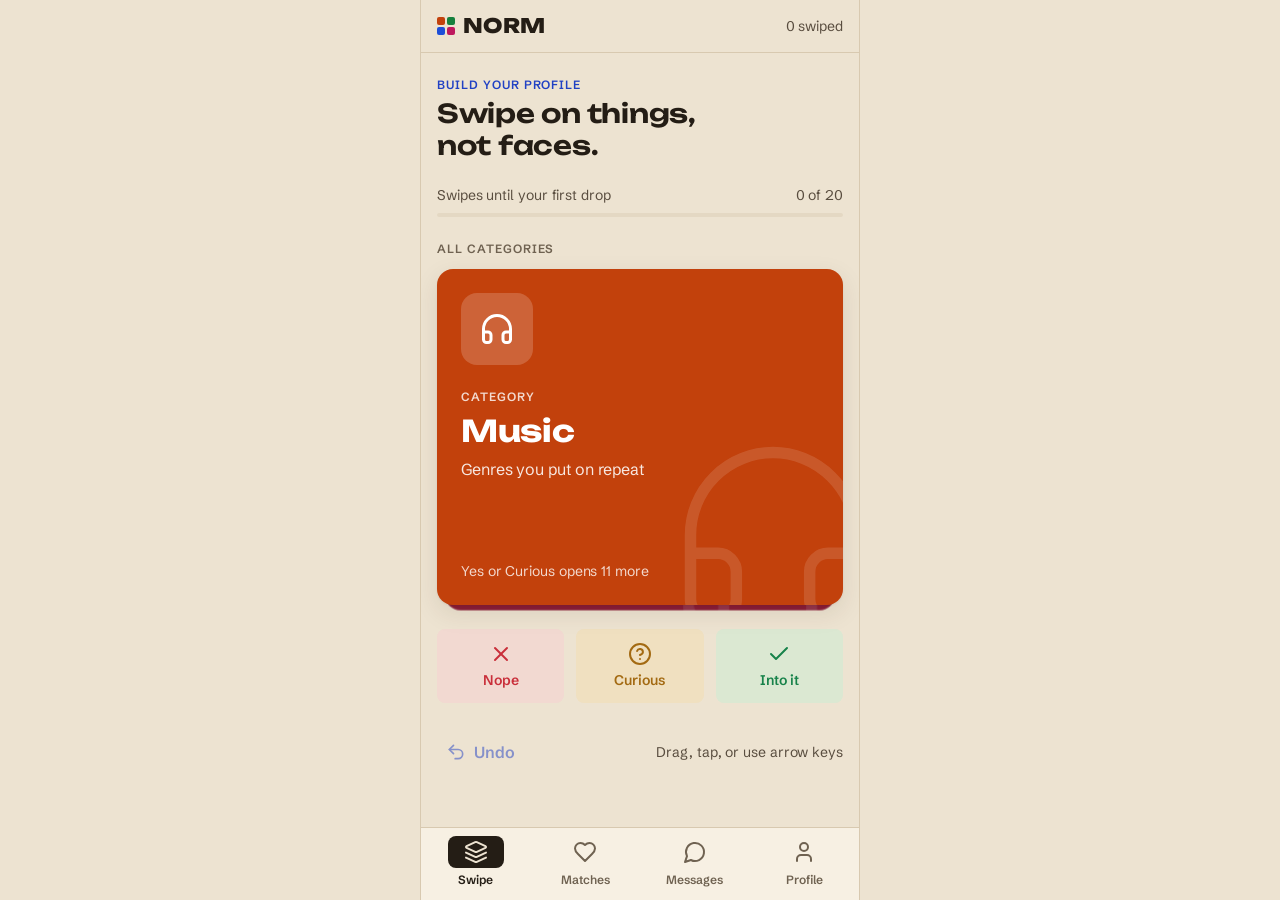
<file: prototype/index.html>
<!doctype html>
<html lang="en">
<head>
<meta charset="utf-8">
<meta name="viewport" content="width=device-width, initial-scale=1, viewport-fit=cover">
<!-- page:start -->
<title>NORM Prototype</title>
<meta name="description" content="Clickable prototype of NORM: swipe on interests, star your Top 20, and get a small daily drop of people who share them, for dating or friendship.">
<meta property="og:title" content="NORM Prototype">
<meta property="og:description" content="Swipe on interests, not faces. A daily drop of people who like what you like, for dating or friendship.">
<meta property="og:type" content="website">
<meta property="og:image" content="og.png">
<meta name="theme-color" content="#ede3d1">
<link rel="icon" type="image/svg+xml" href="data:image/svg+xml,%3Csvg xmlns='http://www.w3.org/2000/svg' viewBox='0 0 32 32'%3E%3Crect width='32' height='32' rx='8' fill='%23241d15'/%3E%3Cpath d='M9 23V9h2.6l7.8 9.6V9H22v14h-2.6l-7.8-9.6V23z' fill='%23ede3d1'/%3E%3C/svg%3E">
<link rel="preconnect" href="https://fonts.googleapis.com">
<link rel="preconnect" href="https://fonts.gstatic.com" crossorigin>
<link rel="stylesheet" href="https://fonts.googleapis.com/css2?family=Unbounded:wght@500..800&family=Schibsted+Grotesk:wght@400;500;600;700&display=swap">
<link rel="stylesheet" href="styles.css">
</head>
<body>
<div class="app">
  <header class="topbar">
    <span class="wordmark" aria-label="NORM"><span class="brandmark" aria-hidden="true"><i></i><i></i><i></i><i></i></span>NORM</span>
    <span class="topbar-status num" id="status" aria-live="polite"></span>
  </header>

  <main class="screen" id="screen"></main>

  <nav class="tabbar" role="tablist" aria-label="Main">
    <button class="tab" role="tab" data-tab="swipe" aria-selected="true"><span data-icon="layers"></span>Swipe</button>
    <button class="tab" role="tab" data-tab="matches" aria-selected="false"><span data-icon="heart"></span>Matches</button>
    <button class="tab" role="tab" data-tab="messages" aria-selected="false"><span data-icon="message-circle"></span>Messages<span class="tab-dot" id="msg-dot" hidden></span></button>
    <button class="tab" role="tab" data-tab="profile" aria-selected="false"><span data-icon="user"></span>Profile</button>
  </nav>

  <div class="scrim" id="scrim" hidden></div>
  <section class="sheet" id="sheet" role="dialog" aria-modal="true" aria-labelledby="sheet-title" hidden>
    <div class="sheet-head">
      <h2 id="sheet-title"></h2>
      <button class="icon-btn" id="sheet-close" aria-label="Close"><span data-icon="x"></span></button>
    </div>
    <div class="sheet-body" id="sheet-body"></div>
  </section>

  <div class="toast" id="toast" role="status" aria-live="polite"></div>
</div>

<script src="icons.js"></script>
<script src="data.js"></script>
<script src="app.js"></script>
<!-- page:end -->
</body>
</html>
</file>
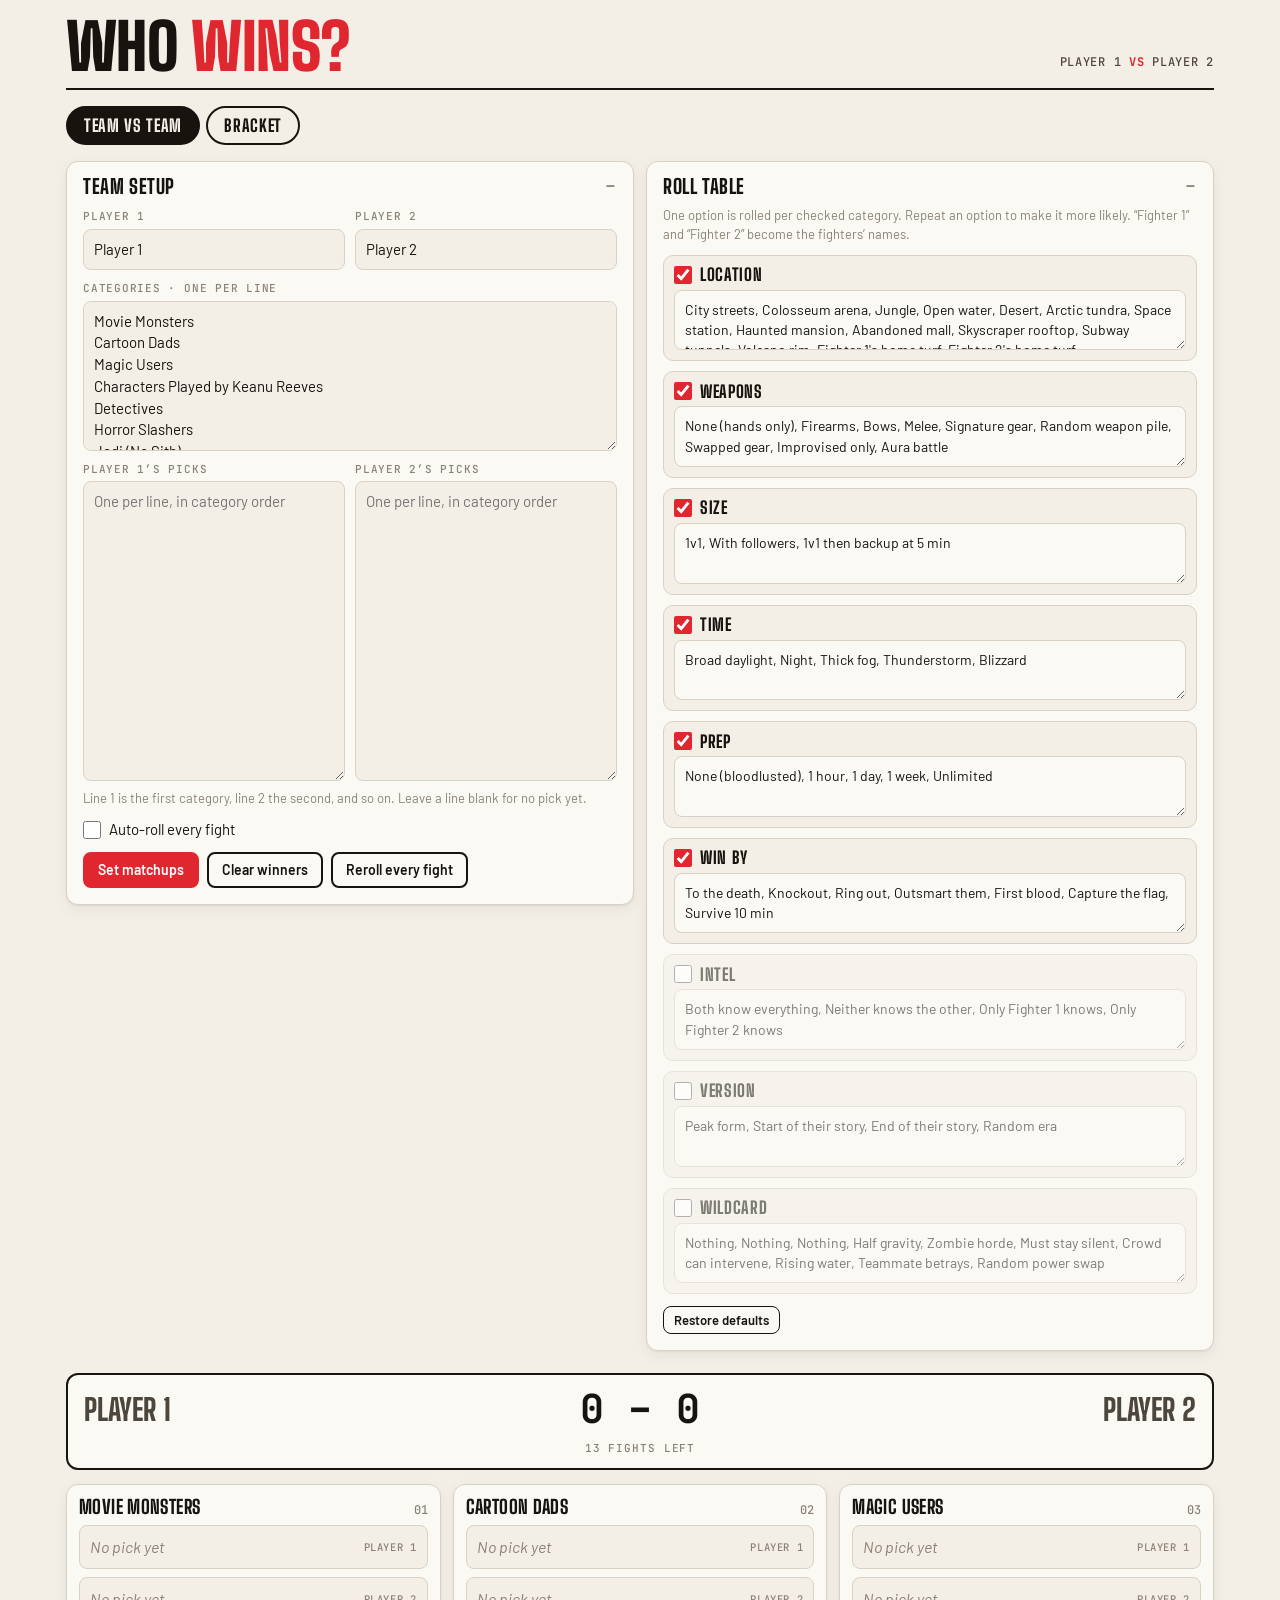
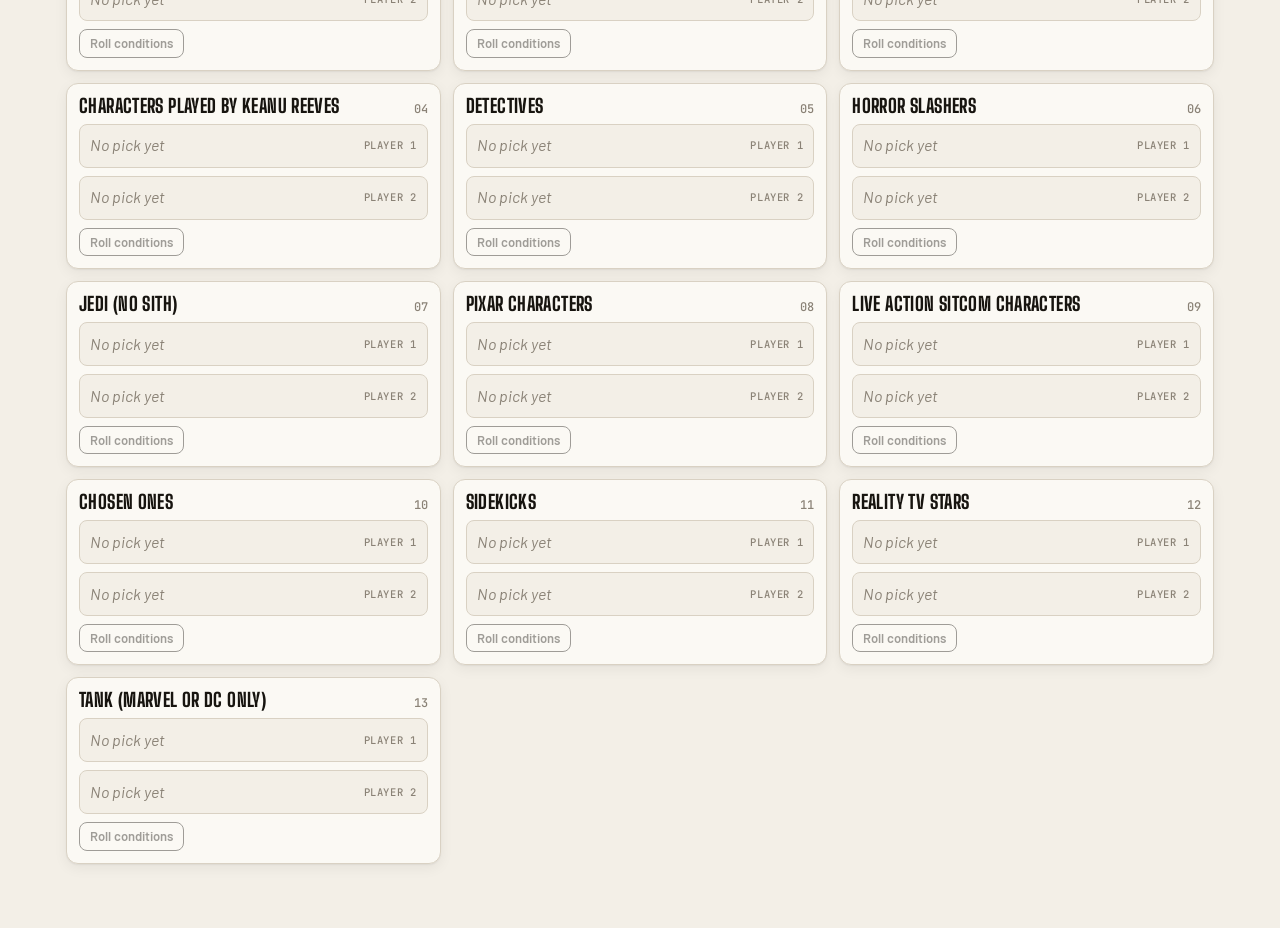
<file: who-wins/index.html>
<!doctype html>
<html lang="en">
<head>
<meta charset="utf-8">
<meta name="viewport" content="width=device-width, initial-scale=1, viewport-fit=cover">
<title>Who Wins?</title>
<meta name="description" content="Debate who would win: draft Team vs Team or run a bracket, with random fight conditions rolled for every matchup.">
<meta name="theme-color" content="#f3efe7">
<link rel="icon" type="image/svg+xml" href="data:image/svg+xml,%3Csvg xmlns='http://www.w3.org/2000/svg' viewBox='0 0 32 32'%3E%3Crect width='32' height='32' rx='6' fill='%23e0262f'/%3E%3Ctext x='16' y='23' font-family='Arial Black,Arial' font-weight='900' font-size='17' text-anchor='middle' fill='%23fff'%3EVS%3C/text%3E%3C/svg%3E">
<link rel="preconnect" href="https://fonts.googleapis.com">
<link rel="preconnect" href="https://fonts.gstatic.com" crossorigin>
<link rel="stylesheet" href="https://fonts.googleapis.com/css2?family=Big+Shoulders+Display:wght@700;800;900&family=Barlow:wght@400;500;600;700&family=JetBrains+Mono:wght@400;500;700&display=swap">
<style>
:root {
  --bg: #f3efe7;
  --surface: #fbf9f4;
  --surface-2: #ebe5da;
  --ink: #17140f;
  --ink-2: #4c463d;
  --muted: #8a8276;
  --line: #d9d1c3;
  --accent: #e0262f;
  --accent-ink: #ffffff;
  --win: #15924a;
  --win-bg: #e1f3e7;
  --chip: #efe9de;
  --shadow: 0 1px 2px rgba(23,20,15,.06), 0 4px 14px rgba(23,20,15,.06);
  --head: "Big Shoulders Display", Impact, "Arial Narrow", sans-serif;
  --body: "Barlow", system-ui, sans-serif;
  --mono: "JetBrains Mono", ui-monospace, monospace;
  color-scheme: light;
}
@media (prefers-color-scheme: dark) {
  :root {
    --bg: #11100e;
    --surface: #1b1916;
    --surface-2: #26231f;
    --ink: #f3eee5;
    --ink-2: #c9c2b6;
    --muted: #8c857a;
    --line: #34302a;
    --accent: #ff4048;
    --accent-ink: #ffffff;
    --win: #3fd27f;
    --win-bg: #143222;
    --chip: #2a2722;
    --shadow: 0 1px 2px rgba(0,0,0,.4), 0 6px 18px rgba(0,0,0,.3);
    color-scheme: dark;
  }
}
* { box-sizing: border-box; }
html { -webkit-text-size-adjust: 100%; }
body {
  margin: 0; background: var(--bg); color: var(--ink);
  font: 16px/1.4 var(--body);
  -webkit-font-smoothing: antialiased;
}
button, input, textarea { font: inherit; color: inherit; }
button { cursor: pointer; }
.wrap { max-width: 1180px; margin: 0 auto; padding: 0 16px 64px; }
.mono { font-family: var(--mono); }

/* Header */
.top {
  display: flex; align-items: flex-end; justify-content: space-between; gap: 12px;
  padding: 20px 0 14px; border-bottom: 2px solid var(--ink);
}
.logo {
  margin: 0; font: 900 clamp(40px, 11vw, 64px)/.85 var(--head);
  letter-spacing: -.01em; text-transform: uppercase;
}
.logo em { font-style: normal; color: var(--accent); }
.top-sub {
  font: 500 12px/1.3 var(--mono); text-transform: uppercase; letter-spacing: .06em;
  color: var(--ink-2); text-align: right; max-width: 50%;
  overflow-wrap: anywhere; padding-bottom: 4px;
}
.top-sub b { color: var(--accent); font-weight: 700; }

/* Tabs */
.tabs { display: flex; gap: 6px; margin: 16px 0; }
.tab {
  flex: 0 1 auto; border: 2px solid var(--ink); background: transparent;
  padding: 9px 16px; border-radius: 999px;
  font: 800 17px/1 var(--head); letter-spacing: .04em; text-transform: uppercase;
}
.tab[aria-selected="true"] { background: var(--ink); color: var(--bg); }

/* Panels */
.panels { display: grid; gap: 12px; grid-template-columns: 1fr; align-items: start; }
@media (min-width: 820px) { .panels { grid-template-columns: 1fr 1fr; } }
details.panel {
  background: var(--surface); border: 1px solid var(--line); border-radius: 12px;
  box-shadow: var(--shadow);
}
details.panel > summary {
  list-style: none; cursor: pointer; padding: 14px 16px;
  display: flex; align-items: center; justify-content: space-between;
  font: 800 20px/1 var(--head); text-transform: uppercase; letter-spacing: .03em;
}
details.panel > summary::-webkit-details-marker { display: none; }
details.panel > summary::after {
  content: "+"; font: 500 18px/1 var(--mono); color: var(--muted);
}
details.panel[open] > summary::after { content: "–"; }
.panel-body { padding: 0 16px 16px; display: grid; gap: 12px; }

label.f { display: grid; gap: 5px; }
.lbl {
  font: 500 11px/1.2 var(--mono); text-transform: uppercase; letter-spacing: .07em; color: var(--muted);
}
input[type="text"], textarea {
  width: 100%; background: var(--bg); border: 1px solid var(--line); border-radius: 8px;
  padding: 9px 10px; font-size: 15px; line-height: 1.45;
}
textarea { resize: vertical; min-height: 80px; }
input[type="text"]:focus, textarea:focus { outline: 2px solid var(--accent); outline-offset: -1px; border-color: transparent; }
.two { display: grid; grid-template-columns: 1fr 1fr; gap: 10px; }
.two > * { min-width: 0; }
.dump { min-height: 300px; white-space: pre; overflow-x: auto; }
.hint { margin: -4px 0 0; font-size: 13px; color: var(--muted); }
.check { display: flex; align-items: center; gap: 8px; font-size: 15px; }
.check input { width: 18px; height: 18px; accent-color: var(--accent); margin: 0; }
.checks { display: flex; flex-wrap: wrap; gap: 8px 18px; }
.btns { display: flex; flex-wrap: wrap; gap: 8px; }
.btn {
  border: 2px solid var(--ink); background: transparent; border-radius: 8px;
  padding: 8px 13px; font: 600 14px/1.1 var(--body);
}
.btn.primary { background: var(--accent); border-color: var(--accent); color: var(--accent-ink); }
.btn:active { transform: translateY(1px); }
.btn:disabled { opacity: .4; cursor: default; }
.btn.sm { padding: 6px 10px; font-size: 13px; border-width: 1.5px; }

/* Roll table */
.rt { display: grid; gap: 10px; }
.rt-row { display: grid; gap: 6px; padding: 10px; border: 1px solid var(--line); border-radius: 10px; background: var(--bg); }
.rt-row.off { opacity: .55; }
.rt-row .check { font: 800 17px/1 var(--head); text-transform: uppercase; letter-spacing: .04em; }
.rt-row textarea { min-height: 54px; font-size: 14px; background: var(--surface); }

/* Results */
.results { margin-top: 22px; }
.score {
  display: grid; grid-template-columns: 1fr auto 1fr; align-items: center; gap: 12px;
  padding: 14px 16px; border: 2px solid var(--ink); border-radius: 12px; background: var(--surface);
}
.sc-name {
  font: 800 clamp(20px, 5vw, 30px)/1 var(--head); text-transform: uppercase;
  overflow-wrap: anywhere; color: var(--ink-2);
}
.sc-name.b { text-align: right; }
.sc-name.lead { color: var(--accent); }
.sc-num { font: 700 clamp(26px, 7vw, 40px)/1 var(--mono); white-space: nowrap; }
.sc-sub {
  grid-column: 1 / -1; text-align: center; margin-top: 2px;
  font: 500 11px/1 var(--mono); text-transform: uppercase; letter-spacing: .08em; color: var(--muted);
}
.grid { display: grid; gap: 12px; margin-top: 14px; grid-template-columns: repeat(auto-fill, minmax(280px, 1fr)); }

.card {
  background: var(--surface); border: 1px solid var(--line); border-radius: 12px;
  padding: 12px; display: grid; gap: 8px; box-shadow: var(--shadow); align-content: start;
}
.card-h { display: flex; justify-content: space-between; align-items: baseline; gap: 10px; }
.card-h h3 { margin: 0; font: 800 19px/1.05 var(--head); text-transform: uppercase; letter-spacing: .02em; }
.card-h .n { font: 500 12px/1 var(--mono); color: var(--muted); }
.row {
  display: flex; align-items: center; gap: 8px; width: 100%; text-align: left;
  padding: 9px 10px; border: 1px solid var(--line); border-radius: 8px; background: var(--bg);
  min-height: 44px;
}
.row:disabled { cursor: default; }
.row .nm { flex: 1; min-width: 0; font-weight: 600; overflow-wrap: anywhere; }
.row .nm.empty { color: var(--muted); font-weight: 400; font-style: italic; }
.row .tag {
  font: 500 10.5px/1 var(--mono); text-transform: uppercase; letter-spacing: .06em; color: var(--muted);
  max-width: 40%; overflow: hidden; text-overflow: ellipsis; white-space: nowrap;
}
.row .badge { display: none; font: 700 11px/1 var(--mono); letter-spacing: .08em; color: var(--win); }
.row.win { border-color: var(--win); background: var(--win-bg); }
.row.win .nm { color: var(--win); }
.row.win .badge { display: inline; }
.row.lose .nm { text-decoration: line-through; color: var(--muted); }
.row.lose { opacity: .7; }
.chips { display: flex; flex-wrap: wrap; gap: 5px; }
.chip {
  border: 0; background: var(--chip); border-radius: 6px; padding: 5px 8px;
  font-size: 12.5px; line-height: 1.2; text-align: left;
}
.chip b { font: 500 9.5px/1 var(--mono); text-transform: uppercase; letter-spacing: .07em; color: var(--muted); margin-right: 5px; }
.chip:hover { outline: 1px solid var(--line); }
.chip.flash { animation: flash .5s ease-out; }
@keyframes flash { from { background: var(--accent); color: var(--accent-ink); } }
.roll { justify-self: start; }

/* Bracket */
.bracket { display: flex; gap: 14px; overflow-x: auto; padding: 2px 2px 14px; margin-top: 14px; scroll-snap-type: x proximity; }
.col { flex: 0 0 290px; display: flex; flex-direction: column; gap: 12px; scroll-snap-align: start; }
.col-h {
  font: 800 18px/1 var(--head); text-transform: uppercase; letter-spacing: .05em;
  padding: 8px 0; border-bottom: 2px solid var(--ink);
}
.col-body { display: flex; flex-direction: column; justify-content: space-around; gap: 12px; flex: 1; }
.champ {
  border: 2px solid var(--accent); border-radius: 12px; padding: 18px 14px; text-align: center; background: var(--surface);
}
.champ .nm { font: 900 32px/1 var(--head); text-transform: uppercase; color: var(--accent); overflow-wrap: anywhere; }
.champ .nm.empty { color: var(--muted); font-size: 22px; }
.empty-note { color: var(--muted); padding: 20px 0; }
.ex-tag {
  display: inline-block; font: 500 10.5px/1 var(--mono); text-transform: uppercase; letter-spacing: .07em;
  background: var(--chip); color: var(--ink-2); padding: 5px 8px; border-radius: 6px;
}

/* Fight screen */
.fight {
  position: fixed; inset: 0; z-index: 50; background: var(--bg); overflow-y: auto;
  display: flex; flex-direction: column;
}
.fight[hidden] { display: none; }
.f-inner { width: 100%; max-width: 640px; margin: 0 auto; padding: 0 16px 32px; display: flex; flex-direction: column; gap: 18px; }
.f-top {
  display: flex; justify-content: space-between; align-items: center; gap: 12px;
  padding: 14px 0 12px; border-bottom: 2px solid var(--ink);
  position: sticky; top: 0; background: var(--bg); z-index: 1;
}
.f-top h2 { margin: 0; font: 800 22px/1.05 var(--head); text-transform: uppercase; letter-spacing: .03em; overflow-wrap: anywhere; }
.f-stage { display: flex; align-items: center; gap: 8px; padding-top: 6px; }
.sq {
  flex: 1 1 0; min-width: 0; aspect-ratio: 1; border: 0; border-radius: 14px;
  display: flex; flex-direction: column; align-items: center; justify-content: center; gap: 6px;
  padding: 10px; transition: opacity .25s, box-shadow .25s;
}
.sq-a { background: var(--accent); color: var(--accent-ink); }
.sq-b { background: var(--ink); color: var(--bg); }
.sq .ini { font: 900 clamp(54px, 19vw, 128px)/.85 var(--head); text-transform: uppercase; }
.sq .fn { font: 700 clamp(13px, 3.6vw, 17px)/1.15 var(--body); text-align: center; overflow-wrap: anywhere; max-width: 100%; }
.sq.won { box-shadow: 0 0 0 4px var(--bg), 0 0 0 9px var(--win); }
.sq.lost { opacity: .35; }
.sq:disabled { cursor: default; }
.vs { flex: 0 0 auto; font: 900 30px/1 var(--head); color: var(--ink); }
.f-hint { margin: -6px 0 0; text-align: center; font: 500 11px/1 var(--mono); text-transform: uppercase; letter-spacing: .08em; color: var(--muted); }
.stats { margin: 0; border-top: 1px solid var(--line); }
.stat { display: flex; justify-content: space-between; align-items: baseline; gap: 14px; padding: 12px 2px; border-bottom: 1px solid var(--line); }
.stat dt { font: 500 11.5px/1.2 var(--mono); text-transform: uppercase; letter-spacing: .08em; color: var(--muted); flex: 0 0 auto; }
.stat dd { margin: 0; font: 700 17px/1.25 var(--body); text-align: right; overflow-wrap: anywhere; }
.stat dd.q { color: var(--muted); font-family: var(--mono); }
.stat dd.spin { color: var(--ink-2); }
.stat dd.land { animation: land .35s ease-out; }
@keyframes land { from { color: var(--accent); transform: scale(1.12); } }
.f-actions { display: flex; justify-content: center; gap: 10px; }
.f-actions .btn { font-size: 16px; padding: 11px 26px; }

.fight.play .sq-a { animation: inL 450ms cubic-bezier(.2,.9,.25,1) both; }
.fight.play .sq-b { animation: inR 450ms cubic-bezier(.2,.9,.25,1) both; }
.fight.play .vs { animation: stamp 260ms 430ms cubic-bezier(.3,1.4,.5,1) both; }
@keyframes inL { from { transform: translateX(-110vw); } }
@keyframes inR { from { transform: translateX(110vw); } }
@keyframes stamp { from { transform: scale(2.4); opacity: 0; } to { transform: scale(1); opacity: 1; } }

.toast {
  position: fixed; left: 50%; bottom: 20px; transform: translate(-50%, 20px); z-index: 60;
  background: var(--ink); color: var(--bg); padding: 10px 16px; border-radius: 8px; font-size: 14px;
  opacity: 0; pointer-events: none; transition: opacity .2s, transform .2s; max-width: calc(100% - 32px);
}
.toast.show { opacity: 1; transform: translate(-50%, 0); }

@media (prefers-reduced-motion: reduce) {
  *, *::before, *::after { animation: none !important; transition: none !important; }
}
</style>
</head>
<body>
<div class="wrap">
  <header class="top">
    <h1 class="logo">Who <em>Wins?</em></h1>
    <div class="top-sub" id="sub" aria-live="polite"></div>
  </header>

  <div class="tabs" role="tablist" aria-label="Mode">
    <button class="tab" role="tab" data-mode="team" aria-selected="true">Team vs Team</button>
    <button class="tab" role="tab" data-mode="bracket" aria-selected="false">Bracket</button>
  </div>

  <div class="panels">
    <details class="panel" id="setup" open>
      <summary id="setup-title">Setup</summary>
      <div class="panel-body" id="setup-body"></div>
    </details>
    <details class="panel" id="rt-panel" open>
      <summary>Roll Table</summary>
      <div class="panel-body">
        <p class="hint">One option is rolled per checked category. Repeat an option to make it more likely. “Fighter 1” and “Fighter 2” become the fighters’ names.</p>
        <div class="rt" id="rt"></div>
        <div class="btns"><button class="btn sm" id="rt-reset">Restore defaults</button></div>
      </div>
    </details>
  </div>

  <section class="results" id="results" aria-live="polite"></section>
</div>

<div class="fight" id="fight" role="dialog" aria-modal="true" aria-labelledby="f-title" hidden>
  <div class="f-inner">
    <div class="f-top">
      <h2 id="f-title"></h2>
      <button class="btn sm" id="f-close">Close</button>
    </div>
    <div class="f-stage">
      <button class="sq sq-a" data-side="a"><span class="ini"></span><span class="fn"></span></button>
      <div class="vs" aria-hidden="true">VS</div>
      <button class="sq sq-b" data-side="b"><span class="ini"></span><span class="fn"></span></button>
    </div>
    <p class="f-hint">Tap a fighter to crown the winner</p>
    <dl class="stats" id="stats"></dl>
    <div class="f-actions"><button class="btn primary" id="f-reroll">Reroll</button></div>
  </div>
</div>

<div class="toast" id="toast" role="status"></div>

<script>
(() => {
"use strict";

const KEY = "debate-bracket-v1";

const DEF_CATS = [
  { key: "location", name: "Location", on: true, opts: "City streets, Colosseum arena, Jungle, Open water, Desert, Arctic tundra, Space station, Haunted mansion, Abandoned mall, Skyscraper rooftop, Subway tunnels, Volcano rim, Fighter 1's home turf, Fighter 2's home turf" },
  { key: "weapons", name: "Weapons", on: true, opts: "None (hands only), Firearms, Bows, Melee, Signature gear, Random weapon pile, Swapped gear, Improvised only, Aura battle" },
  { key: "size", name: "Size", on: true, opts: "1v1, With followers, 1v1 then backup at 5 min" },
  { key: "time", name: "Time", on: true, opts: "Broad daylight, Night, Thick fog, Thunderstorm, Blizzard" },
  { key: "prep", name: "Prep", on: true, opts: "None (bloodlusted), 1 hour, 1 day, 1 week, Unlimited" },
  { key: "winby", name: "Win by", on: true, opts: "To the death, Knockout, Ring out, Outsmart them, First blood, Capture the flag, Survive 10 min" },
  { key: "intel", name: "Intel", on: false, opts: "Both know everything, Neither knows the other, Only Fighter 1 knows, Only Fighter 2 knows" },
  { key: "version", name: "Version", on: false, opts: "Peak form, Start of their story, End of their story, Random era" },
  { key: "wildcard", name: "Wildcard", on: false, opts: "Nothing, Nothing, Nothing, Half gravity, Zombie horde, Must stay silent, Crowd can intervene, Rising water, Teammate betrays, Random power swap" }
];
const CAT_NAME = Object.fromEntries(DEF_CATS.map(c => [c.key, c.name]));

const DEF_TEAM_CATS = ["Movie Monsters", "Cartoon Dads", "Magic Users", "Characters Played by Keanu Reeves", "Detectives", "Horror Slashers", "Jedi (No Sith)", "Pixar Characters", "Live Action Sitcom Characters", "Chosen Ones", "Sidekicks", "Reality TV Stars", "Tank (Marvel or DC only)"];
const EX_TOPIC = "Movie Monsters";
const EX_FIGHTERS = ["Godzilla", "King Kong", "Xenomorph", "Predator", "The Thing", "Jaws"];

const reduced = matchMedia("(prefers-reduced-motion: reduce)");
const $ = id => document.getElementById(id);
const esc = s => String(s ?? "").replace(/[&<>"']/g, c => ({ "&": "&amp;", "<": "&lt;", ">": "&gt;", '"': "&quot;", "'": "&#39;" }[c]));
const pad2 = n => String(n).padStart(2, "0");
const pickRand = arr => arr[Math.floor(Math.random() * arr.length)];

function defaults() {
  return {
    mode: "team",
    auto: false,
    shuffle: false,
    cats: DEF_CATS.map(({ key, on, opts }) => ({ key, on, opts })),
    team: {
      pA: "Player 1", pB: "Player 2",
      cats: DEF_TEAM_CATS.slice(),
      a: [], b: [],
      m: DEF_TEAM_CATS.map(() => ({ a: "", b: "", w: null, conds: {} }))
    },
    topic: EX_TOPIC,
    fighters: EX_FIGHTERS.slice(),
    example: true,
    seeds: [],
    rounds: []
  };
}

function load() {
  const d = defaults();
  let s = null;
  try { s = JSON.parse(localStorage.getItem(KEY)); } catch (e) { s = null; }
  if (!s || typeof s !== "object") return d;
  const out = Object.assign(d, s);
  out.team = Object.assign(defaults().team, s.team || {});
  const saved = Array.isArray(s.cats) ? s.cats : [];
  out.cats = DEF_CATS.map(c => {
    const f = saved.find(x => x && x.key === c.key);
    return f ? { key: c.key, on: !!f.on, opts: String(f.opts ?? c.opts) } : { key: c.key, on: c.on, opts: c.opts };
  });
  if (!Array.isArray(out.rounds)) out.rounds = [];
  return out;
}

let S = load();
function save() { try { localStorage.setItem(KEY, JSON.stringify(S)); } catch (e) { /* storage unavailable */ } }

/* ---------- Conditions ---------- */
const optsOf = c => c.opts.split(",").map(x => x.trim()).filter(Boolean);
const catByKey = k => S.cats.find(c => c.key === k);
function rollAll() {
  const conds = {};
  for (const c of S.cats) {
    const o = optsOf(c);
    if (c.on && o.length) conds[c.key] = pickRand(o);
  }
  return conds;
}
function rollOne(m, key) {
  const c = catByKey(key);
  const o = c ? optsOf(c) : [];
  if (o.length) m.conds[key] = pickRand(o);
}
const sub = (v, a, b) => String(v).replace(/Fighter 1/g, a || "Fighter 1").replace(/Fighter 2/g, b || "Fighter 2");
const condKeys = m => S.cats.map(c => c.key).filter(k => m.conds && k in m.conds);
const ready = m => !!(m && m.a && m.b && !m.bye);

/* ---------- Team mode ---------- */
const lines = t => t.split("\n").map(x => x.trim());
function setMatchups() {
  const T = S.team;
  const old = T.m;
  T.m = T.cats.map((_, i) => {
    const a = (T.a[i] || "").trim(), b = (T.b[i] || "").trim();
    const o = old[i];
    if (o && o.a === a && o.b === b) return o;
    const n = { a, b, w: null, conds: {} };
    if (S.auto && a && b) n.conds = rollAll();
    return n;
  });
}

/* ---------- Bracket mode ---------- */
function shuffled(arr) {
  const a = arr.slice();
  for (let i = a.length - 1; i > 0; i--) { const j = Math.floor(Math.random() * (i + 1)); [a[i], a[j]] = [a[j], a[i]]; }
  return a;
}
function buildBracket() {
  const names = [...new Set(S.fighters.map(x => x.trim()).filter(Boolean))];
  if (names.length < 2) { toast("Add at least two characters"); return false; }
  const seeds = S.shuffle ? shuffled(names) : names;
  let size = 2; while (size < seeds.length) size *= 2;
  const slots = seeds.concat(Array(size - seeds.length).fill(null));
  S.seeds = seeds;
  const r0 = [];
  for (let i = 0; i < size / 2; i++) {
    const a = slots[i], b = slots[size - 1 - i];
    const m = { a, b, w: null, conds: {} };
    if (b === null) { m.bye = true; m.w = a; }
    else if (S.auto) m.conds = rollAll();
    r0.push(m);
  }
  S.rounds = [r0];
  for (let n = size / 4; n >= 1; n /= 2) S.rounds.push(Array.from({ length: n }, () => ({ a: null, b: null, w: null, conds: {} })));
  propagate();
  return true;
}
function propagate() {
  for (let r = 1; r < S.rounds.length; r++) {
    const prev = S.rounds[r - 1];
    S.rounds[r].forEach((m, j) => {
      const na = prev[2 * j].w || null, nb = prev[2 * j + 1].w || null;
      if (m.a !== na || m.b !== nb) {
        m.a = na; m.b = nb; m.w = null; m.conds = {};
        if (S.auto && na && nb) m.conds = rollAll();
      }
    });
  }
}
function roundLabel(r) {
  const left = S.rounds.length - r;
  return left === 1 ? "Final" : left === 2 ? "Semifinals" : left === 3 ? "Quarterfinals" : "Round " + (r + 1);
}
const seedOf = name => { const i = S.seeds.indexOf(name); return i < 0 ? "" : "#" + (i + 1); };

/* ---------- Context helpers (team row or bracket match) ---------- */
function getM(ctx) {
  return ctx.t === "team" ? S.team.m[ctx.i] : (S.rounds[ctx.r] || [])[ctx.j];
}
function ctxTitle(ctx) {
  if (ctx.t === "team") return S.team.cats[ctx.i] || "Fight " + pad2(ctx.i + 1);
  return (S.topic || "Bracket") + " · " + roundLabel(ctx.r);
}
function setWin(ctx, side) {
  const m = getM(ctx);
  if (!ready(m)) return;
  if (ctx.t === "team") m.w = m.w === side ? null : side;
  else { const nm = m[side]; m.w = m.w === nm ? null : nm; propagate(); }
  save();
}
const winSide = (ctx, m) => ctx.t === "team" ? m.w : (m.w ? (m.w === m.a ? "a" : "b") : null);
const parseCtx = s => { const p = s.split(":"); return p[0] === "t" ? { t: "team", i: +p[1] } : { t: "br", r: +p[1], j: +p[2] }; };
const ctxStr = c => c.t === "team" ? "t:" + c.i : "b:" + c.r + ":" + c.j;

/* ---------- Render ---------- */
function renderSub() {
  $("sub").innerHTML = S.mode === "team"
    ? esc(S.team.pA || "Player 1") + " <b>vs</b> " + esc(S.team.pB || "Player 2")
    : esc(S.topic || "Bracket");
}

function renderTabs() {
  document.querySelectorAll(".tab").forEach(t => t.setAttribute("aria-selected", String(t.dataset.mode === S.mode)));
}

function autoBox() {
  return `<label class="check"><input type="checkbox" data-in="auto" ${S.auto ? "checked" : ""}> Auto-roll every fight</label>`;
}

function renderSetup() {
  const T = S.team;
  if (S.mode === "team") {
    $("setup-title").textContent = "Team Setup";
    $("setup-body").innerHTML = `
      <div class="two">
        <label class="f"><span class="lbl">Player 1</span><input type="text" data-in="pA" value="${esc(T.pA)}" maxlength="40"></label>
        <label class="f"><span class="lbl">Player 2</span><input type="text" data-in="pB" value="${esc(T.pB)}" maxlength="40"></label>
      </div>
      <label class="f"><span class="lbl">Categories · one per line</span><textarea data-in="cats" rows="6">${esc(T.cats.join("\n"))}</textarea></label>
      <div class="two">
        <label class="f"><span class="lbl" data-lbl="dA">${esc(T.pA || "Player 1")}’s picks</span><textarea class="dump" data-in="a" placeholder="One per line, in category order">${esc(T.a.join("\n"))}</textarea></label>
        <label class="f"><span class="lbl" data-lbl="dB">${esc(T.pB || "Player 2")}’s picks</span><textarea class="dump" data-in="b" placeholder="One per line, in category order">${esc(T.b.join("\n"))}</textarea></label>
      </div>
      <p class="hint">Line 1 is the first category, line 2 the second, and so on. Leave a line blank for no pick yet.</p>
      <div class="checks">${autoBox()}</div>
      <div class="btns">
        <button class="btn primary" data-act="set">Set matchups</button>
        <button class="btn" data-act="clearw">Clear winners</button>
        <button class="btn" data-act="rerollall">Reroll every fight</button>
      </div>`;
  } else {
    $("setup-title").textContent = "Bracket Setup";
    $("setup-body").innerHTML = `
      <label class="f"><span class="lbl">Topic</span><input type="text" data-in="topic" value="${esc(S.topic)}" maxlength="60"></label>
      <label class="f"><span class="lbl">Characters · one per line</span><textarea data-in="fighters" rows="9">${esc(S.fighters.join("\n"))}</textarea></label>
      <div class="checks">
        <label class="check"><input type="checkbox" data-in="shuffle" ${S.shuffle ? "checked" : ""}> Shuffle seeding</label>
        ${autoBox()}
      </div>
      <div class="btns">
        <button class="btn primary" data-act="build">Build bracket</button>
        <button class="btn" data-act="clearr">Clear results</button>
      </div>`;
  }
}

function rowHtml(ctx, m, side, tag) {
  const nm = m[side];
  const ws = winSide(ctx, m);
  const cls = ws ? (ws === side ? "win" : nm ? "lose" : "") : "";
  const label = nm ? esc(nm) : (m.bye && side === "b" ? "BYE" : ctx.t === "team" ? "No pick yet" : "TBD");
  return `<button class="row ${cls}" data-act="win" data-ctx="${ctxStr(ctx)}" data-side="${side}" ${ready(m) ? "" : "disabled"} aria-pressed="${ws === side}">
    <span class="nm ${nm ? "" : "empty"}">${label}</span>${tag ? `<span class="tag">${esc(tag)}</span>` : ""}<span class="badge">WIN</span></button>`;
}

function cardHtml(ctx, m, title, num, tagA, tagB) {
  const keys = condKeys(m);
  const chips = keys.map(k => `<button class="chip" data-act="chip" data-ctx="${ctxStr(ctx)}" data-key="${k}" title="Tap to reroll"><b>${esc(CAT_NAME[k])}</b>${esc(sub(m.conds[k], m.a, m.b))}</button>`).join("");
  const roll = m.bye ? "" : `<button class="btn sm roll" data-act="fight" data-ctx="${ctxStr(ctx)}" ${ready(m) ? "" : "disabled"}>${keys.length ? "Reroll all" : "Roll conditions"}</button>`;
  return `<article class="card">
    <div class="card-h"><h3>${esc(title)}</h3><span class="n">${num}</span></div>
    ${rowHtml(ctx, m, "a", tagA)}${rowHtml(ctx, m, "b", tagB)}
    ${chips ? `<div class="chips">${chips}</div>` : ""}${roll}
  </article>`;
}

function renderResults() {
  const el = $("results");
  if (S.mode === "team") {
    const T = S.team;
    const sa = T.m.filter(m => m.w === "a").length, sb = T.m.filter(m => m.w === "b").length;
    const left = T.m.filter(m => !m.w).length;
    const cards = T.m.map((m, i) => cardHtml({ t: "team", i }, m, T.cats[i] || "Fight", pad2(i + 1), T.pA || "Player 1", T.pB || "Player 2")).join("");
    el.innerHTML = `
      <div class="score">
        <div class="sc-name a ${sa > sb ? "lead" : ""}">${esc(T.pA || "Player 1")}</div>
        <div class="sc-num">${sa} – ${sb}</div>
        <div class="sc-name b ${sb > sa ? "lead" : ""}">${esc(T.pB || "Player 2")}</div>
        <div class="sc-sub">${T.m.length ? (left ? left + (left === 1 ? " fight left" : " fights left") : "All fights called") : "No categories yet"}</div>
      </div>
      <div class="grid">${cards}</div>`;
  } else {
    if (!S.rounds.length) { el.innerHTML = `<p class="empty-note">Add characters and tap Build bracket.</p>`; return; }
    let num = 0;
    const cols = S.rounds.map((round, r) => `
      <div class="col"><div class="col-h">${roundLabel(r)}</div><div class="col-body">
        ${round.map((m, j) => cardHtml({ t: "br", r, j }, m, "Match", pad2(++num), seedOf(m.a), m.bye ? "" : seedOf(m.b))).join("")}
      </div></div>`).join("");
    const champ = S.rounds[S.rounds.length - 1][0].w;
    el.innerHTML = `
      ${S.example ? `<span class="ex-tag">Example bracket · replace the characters to make your own</span>` : ""}
      <div class="bracket">${cols}
        <div class="col"><div class="col-h">Champion</div><div class="col-body">
          <div class="champ"><div class="lbl">${esc(S.topic || "Bracket")}</div><div class="nm ${champ ? "" : "empty"}">${champ ? esc(champ) : "To be decided"}</div></div>
        </div></div>
      </div>`;
  }
}

function renderRollTable() {
  $("rt").innerHTML = S.cats.map((c, i) => `
    <div class="rt-row ${c.on ? "" : "off"}">
      <label class="check"><input type="checkbox" data-rt-on="${i}" ${c.on ? "checked" : ""}> ${esc(CAT_NAME[c.key])}</label>
      <textarea data-rt-opts="${i}" rows="2" aria-label="${esc(CAT_NAME[c.key])} options, comma separated">${esc(c.opts)}</textarea>
    </div>`).join("");
}

function render() { renderSub(); renderResults(); }
function renderAll() { renderTabs(); renderSetup(); renderRollTable(); render(); }

let toastT;
function toast(msg) {
  const t = $("toast"); t.textContent = msg; t.classList.add("show");
  clearTimeout(toastT); toastT = setTimeout(() => t.classList.remove("show"), 1800);
}

/* ---------- Events ---------- */
document.querySelector(".tabs").addEventListener("click", e => {
  const b = e.target.closest(".tab"); if (!b || b.dataset.mode === S.mode) return;
  S.mode = b.dataset.mode;
  if (S.mode === "bracket" && !S.rounds.length) buildBracket();
  save(); renderTabs(); renderSetup(); render();
});

$("setup-body").addEventListener("input", e => {
  const k = e.target.dataset.in; if (!k) return;
  const v = e.target.value, T = S.team;
  if (k === "pA" || k === "pB") {
    T[k] = v;
    const l = document.querySelector(`[data-lbl="${k === "pA" ? "dA" : "dB"}"]`);
    if (l) l.textContent = (v || (k === "pA" ? "Player 1" : "Player 2")) + "’s picks";
    render();
  }
  else if (k === "cats") T.cats = lines(v).filter(Boolean);
  else if (k === "a" || k === "b") T[k] = v.split("\n");
  else if (k === "topic") { S.topic = v; render(); }
  else if (k === "fighters") { S.fighters = v.split("\n"); S.example = false; }
  save();
});
$("setup-body").addEventListener("change", e => {
  const k = e.target.dataset.in;
  if (k === "auto") { S.auto = e.target.checked; save(); }
  if (k === "shuffle") { S.shuffle = e.target.checked; save(); }
});

document.addEventListener("click", e => {
  const b = e.target.closest("[data-act]"); if (!b) return;
  const act = b.dataset.act;
  if (act === "set") { setMatchups(); save(); render(); toast("Matchups set"); }
  else if (act === "clearw") { S.team.m.forEach(m => m.w = null); save(); render(); }
  else if (act === "rerollall") {
    const ms = S.team.m.filter(ready); ms.forEach(m => m.conds = rollAll());
    save(); render(); toast(ms.length ? "Rerolled " + ms.length + (ms.length === 1 ? " fight" : " fights") : "No complete matchups yet");
  }
  else if (act === "build") { if (buildBracket()) { save(); render(); toast("Bracket built"); } }
  else if (act === "clearr") {
    if (!S.rounds.length) return;
    S.rounds[0].forEach(m => { if (!m.bye) m.w = null; });
    propagate(); save(); render();
  }
  else if (act === "win") { setWin(parseCtx(b.dataset.ctx), b.dataset.side); render(); }
  else if (act === "chip") {
    const ctx = parseCtx(b.dataset.ctx), m = getM(ctx);
    rollOne(m, b.dataset.key); save(); render();
    const nb = document.querySelector(`.chip[data-ctx="${b.dataset.ctx}"][data-key="${b.dataset.key}"]`);
    if (nb) nb.classList.add("flash");
  }
  else if (act === "fight") openFight(parseCtx(b.dataset.ctx), b);
});

$("rt").addEventListener("input", e => {
  const i = e.target.dataset.rtOpts; if (i == null) return;
  S.cats[+i].opts = e.target.value; save();
});
$("rt").addEventListener("change", e => {
  const i = e.target.dataset.rtOn; if (i == null) return;
  S.cats[+i].on = e.target.checked;
  e.target.closest(".rt-row").classList.toggle("off", !e.target.checked);
  save();
});
$("rt-reset").addEventListener("click", () => {
  S.cats = DEF_CATS.map(({ key, on, opts }) => ({ key, on, opts }));
  save(); renderRollTable(); toast("Roll table restored");
});

/* ---------- Fight screen ---------- */
const F = { ctx: null, timers: [], opener: null };
const fightEl = $("fight");
function initials(name) {
  const w = String(name).split(/\s+/).map(x => x.replace(/^[^\p{L}\p{N}]+/u, "")).filter(Boolean);
  if (!w.length) return "?";
  const f = w.length > 1 && /^the$/i.test(w[0]) ? w.slice(1) : w;
  return (f.length > 1 ? f[0][0] + f[f.length - 1][0] : f[0][0]).toUpperCase();
}
function clearTimers() { F.timers.forEach(t => { clearTimeout(t); clearInterval(t); }); F.timers = []; }

function paintSquares() {
  const m = getM(F.ctx); if (!m) return;
  const ws = winSide(F.ctx, m);
  for (const side of ["a", "b"]) {
    const sq = fightEl.querySelector(".sq-" + side);
    sq.querySelector(".ini").textContent = initials(m[side]);
    sq.querySelector(".fn").textContent = m[side];
    sq.classList.toggle("won", ws === side);
    sq.classList.toggle("lost", !!ws && ws !== side);
    sq.setAttribute("aria-label", m[side] + (ws === side ? ", winner" : "") + ". Tap to crown winner");
  }
}

function play() {
  clearTimers();
  const m = getM(F.ctx);
  $("f-title").textContent = ctxTitle(F.ctx);
  paintSquares();
  const keys = condKeys(m);
  const stats = $("stats");
  stats.innerHTML = keys.length
    ? keys.map(k => `<div class="stat"><dt>${esc(CAT_NAME[k])}</dt><dd class="q" data-k="${k}">?</dd></div>`).join("")
    : `<div class="stat"><dt>Conditions</dt><dd>None enabled in the Roll Table</dd></div>`;
  const land = (dd, k) => { dd.className = "land"; dd.textContent = sub(m.conds[k], m.a, m.b); };

  if (reduced.matches) {
    fightEl.classList.remove("play");
    stats.querySelectorAll("dd[data-k]").forEach(dd => land(dd, dd.dataset.k));
    return;
  }
  fightEl.classList.remove("play"); void fightEl.offsetWidth; fightEl.classList.add("play");
  stats.querySelectorAll("dd[data-k]").forEach((dd, idx) => {
    const k = dd.dataset.k, pool = optsOf(catByKey(k));
    F.timers.push(setTimeout(() => {
      dd.className = "spin";
      const tick = () => { dd.textContent = sub(pickRand(pool.length ? pool : [m.conds[k]]), m.a, m.b); };
      tick();
      const iv = setInterval(tick, 55);
      F.timers.push(iv);
      F.timers.push(setTimeout(() => { clearInterval(iv); land(dd, k); }, 650));
    }, 700 + idx * 380));
  });
}

function openFight(ctx, opener) {
  const m = getM(ctx); if (!ready(m)) return;
  F.ctx = ctx; F.opener = opener || null;
  m.conds = rollAll(); save(); render();
  fightEl.hidden = false;
  document.body.style.overflow = "hidden";
  fightEl.scrollTop = 0;
  play();
  $("f-close").focus({ preventScroll: true });
}
function closeFight() {
  if (fightEl.hidden) return;
  clearTimers();
  fightEl.hidden = true; fightEl.classList.remove("play");
  document.body.style.overflow = "";
  const key = F.opener && F.opener.dataset.ctx;
  F.ctx = null;
  const again = key && document.querySelector(`[data-act="fight"][data-ctx="${key}"]`);
  if (again) again.focus({ preventScroll: true });
}
$("f-close").addEventListener("click", closeFight);
$("f-reroll").addEventListener("click", () => {
  const m = getM(F.ctx); if (!m) return;
  m.conds = rollAll(); save(); render(); play();
});
fightEl.querySelectorAll(".sq").forEach(sq => sq.addEventListener("click", () => {
  setWin(F.ctx, sq.dataset.side); paintSquares(); render();
}));
document.addEventListener("keydown", e => { if (e.key === "Escape") closeFight(); });

/* ---------- Boot ---------- */
if (innerWidth < 820) $("rt-panel").open = false;
if (S.mode === "bracket" && !S.rounds.length) buildBracket();
if (S.example && !S.rounds.length) buildBracket();
save();
renderAll();
})();
</script>
</body>
</html>
</file>
<file: prototype/styles.css>
/* NORM prototype design tokens.
   Layout: one phone-width app column, header / scrolling screen / thumb-reach tab bar.
   Spacing: 4pt scale only. Radius: 8 (controls) and 16 (cards, sheets). One elevation.
   Color: every category owns one hue. Cards, tiles and chips take it via --cat.
   All hues hold 4.5:1 or better against white text in both themes. */
:root {
  --c-music: #c2410c;
  --c-film: #be123c;
  --c-sports: #15803d;
  --c-outdoors: #0f766e;
  --c-food: #b45309;
  --c-games: #1d4ed8;
  --c-arts: #be185d;
  --c-tech: #0369a1;
  --c-fitness: #4d7c0f;
  --c-travel: #0e7490;
  --c-reading: #92400e;
  --c-politics: #475569;
  --on-cat: #ffffff;
  --stamp-bg: #f7f0e3;
  --stamp-yes: #17824a;
  --stamp-no: #c92f3a;
  --stamp-maybe: #a36a12;
  --cat: var(--accent);

  --bg: #ede3d1;
  --surface: #f7f0e3;
  --surface-2: #e4d8c3;
  --ink: #241d15;
  --ink-2: #594d3f;
  --ink-3: #6f6251;
  --line: #d8c9b0;
  --accent: #2141c4;
  --accent-ink: #ffffff;
  --accent-soft: #e3d6bd;
  --yes: #17824a;
  --yes-soft: #dbe8d2;
  --no: #c92f3a;
  --no-soft: #f2d9d1;
  --maybe: #a36a12;
  --maybe-soft: #f0e0c0;
  --star: #b9800a;
  --shadow: 0 1px 2px rgb(60 40 15 / 0.08), 0 8px 24px rgb(60 40 15 / 0.10);
  --scrim: rgb(36 29 21 / 0.45);

  --font-display: "Unbounded", "Arial Black", Arial, sans-serif;
  --font-body: "Schibsted Grotesk", "Helvetica Neue", Arial, sans-serif;

  --s1: 4px; --s2: 8px; --s3: 12px; --s4: 16px; --s5: 24px; --s6: 32px; --s7: 48px;
  --r-sm: 8px;
  --r-lg: 16px;
  --ease: cubic-bezier(0.2, 0.7, 0.3, 1);
  --dur: 220ms;
}
@media (prefers-color-scheme: dark) {
  :root:not([data-theme="light"]) {
    --bg: #0d0f14; --surface: #161922; --surface-2: #1e222c; --ink: #edeff4; --ink-2: #a5abbb; --ink-3: #868d9f;
    --line: #2a2f3b; --accent: #5b84ff; --accent-ink: #0d0f14; --accent-soft: #1b2443;
    --yes: #3fbf78; --yes-soft: #13281d; --no: #ff6670; --no-soft: #2e1619; --maybe: #e2a544; --maybe-soft: #2c2214;
    --star: #f0b53d;
    --shadow: 0 1px 2px rgb(0 0 0 / 0.4), 0 8px 24px rgb(0 0 0 / 0.35); --scrim: rgb(0 0 0 / 0.6);
    color-scheme: dark;
  }
}
:root[data-theme="dark"] {
  --bg: #0d0f14; --surface: #161922; --surface-2: #1e222c; --ink: #edeff4; --ink-2: #a5abbb; --ink-3: #868d9f;
  --line: #2a2f3b; --accent: #5b84ff; --accent-ink: #0d0f14; --accent-soft: #1b2443;
  --yes: #3fbf78; --yes-soft: #13281d; --no: #ff6670; --no-soft: #2e1619; --maybe: #e2a544; --maybe-soft: #2c2214;
  --star: #f0b53d;
  --shadow: 0 1px 2px rgb(0 0 0 / 0.4), 0 8px 24px rgb(0 0 0 / 0.35); --scrim: rgb(0 0 0 / 0.6);
  color-scheme: dark;
}

/* Type ramp: 12/16 label · 14/20 small · 16/24 body · 20/28 title · 28/32 display · 40/44 score */
* { box-sizing: border-box; }
[hidden] { display: none !important; }
html, body { height: 100%; }
body {
  margin: 0;
  background: var(--bg);
  color: var(--ink);
  font: 400 16px/24px var(--font-body);
  letter-spacing: -0.005em;
  -webkit-font-smoothing: antialiased;
  overscroll-behavior: none;
}
button, input, textarea { font: inherit; color: inherit; }
button { cursor: pointer; }
:focus-visible { outline: 2px solid var(--accent); outline-offset: 2px; }
h1, h2, h3 { margin: 0; font-family: var(--font-display); text-wrap: balance; }
p { margin: 0; }
.icon { width: 20px; height: 20px; flex: none; display: block; }
.num { font-variant-numeric: tabular-nums; }
.label {
  font: 600 12px/16px var(--font-body);
  letter-spacing: 0.08em;
  text-transform: uppercase;
  color: var(--ink-3);
}
.small { font-size: 14px; line-height: 20px; color: var(--ink-2); }
.visually-hidden { position: absolute; width: 1px; height: 1px; overflow: hidden; clip: rect(0 0 0 0); white-space: nowrap; }

/* App shell */
.app {
  height: 100%;
  max-width: 440px;
  margin: 0 auto;
  display: grid;
  grid-template-rows: auto 1fr auto;
  background: var(--bg);
  position: relative;
  overflow: hidden;
}
@media (min-width: 480px) {
  .app { border-inline: 1px solid var(--line); }
}
.topbar {
  display: flex;
  align-items: center;
  justify-content: space-between;
  gap: var(--s4);
  padding: var(--s3) var(--s4);
  background: var(--bg);
  border-bottom: 1px solid var(--line);
}
.wordmark {
  display: inline-flex;
  align-items: center;
  gap: var(--s2);
  font: 800 20px/28px var(--font-display);
  letter-spacing: 0.02em;
  color: var(--ink);
}
.brandmark { display: inline-grid; grid-template-columns: repeat(2, 8px); gap: 2px; }
.brandmark i { width: 8px; height: 8px; border-radius: 2px; }
.brandmark i:nth-child(1) { background: var(--c-music); }
.brandmark i:nth-child(2) { background: var(--c-sports); }
.brandmark i:nth-child(3) { background: var(--c-games); }
.brandmark i:nth-child(4) { background: var(--c-arts); }
.topbar-status { font-size: 14px; line-height: 20px; color: var(--ink-2); text-align: right; }
.screen {
  overflow-y: auto;
  overflow-x: hidden;
  min-height: 0;
  -webkit-overflow-scrolling: touch;
}
.screen-inner {
  display: flex;
  flex-direction: column;
  gap: var(--s5);
  padding: var(--s5) var(--s4) var(--s6);
}
.screen-head { display: flex; flex-direction: column; gap: var(--s1); }
.screen-head h1 { font: 600 26px/32px var(--font-display); letter-spacing: -0.01em; }
.screen-head .label { color: var(--accent); }

.tabbar {
  display: grid;
  grid-template-columns: repeat(4, 1fr);
  background: var(--surface);
  border-top: 1px solid var(--line);
  padding-bottom: env(safe-area-inset-bottom, 0px);
}
.tab {
  display: flex;
  flex-direction: column;
  align-items: center;
  gap: var(--s1);
  padding: var(--s2) 0 var(--s3);
  border: 0;
  background: none;
  color: var(--ink-3);
  font: 600 12px/16px var(--font-body);
  position: relative;
}
.tab .icon { width: 24px; height: 24px; }
.tab [data-icon] {
  display: grid;
  place-items: center;
  width: 56px;
  height: 32px;
  border-radius: var(--r-sm);
  transition: background-color var(--dur) var(--ease), color var(--dur) var(--ease);
}
.tab[aria-selected="true"] { color: var(--ink); }
.tab[aria-selected="true"] [data-icon] { background: var(--ink); color: var(--bg); }
.tab-dot {
  position: absolute;
  top: var(--s2);
  left: calc(50% + 16px);
  width: 8px; height: 8px;
  border-radius: 50%;
  background: var(--no);
}

/* Buttons: one shape, three weights */
.btn {
  display: inline-flex;
  align-items: center;
  justify-content: center;
  gap: var(--s2);
  min-height: 48px;
  padding: var(--s3) var(--s5);
  border-radius: var(--r-sm);
  border: 1px solid transparent;
  font-weight: 600;
  font-size: 16px;
  line-height: 24px;
  transition: background-color var(--dur) var(--ease), border-color var(--dur) var(--ease), opacity var(--dur) var(--ease);
}
.btn-primary { background: var(--ink); color: var(--bg); }
.btn-primary:hover { background: color-mix(in srgb, var(--ink) 82%, var(--accent)); }
.btn-secondary { background: var(--surface); border-color: var(--line); color: var(--ink); }
.btn-secondary:hover { border-color: var(--ink-3); }
.btn-text { background: none; color: var(--accent); padding-inline: var(--s2); min-height: 40px; }
.btn-text:hover { text-decoration: underline; text-underline-offset: 4px; }
.btn-block { width: 100%; }
.btn[disabled], .btn[aria-disabled="true"] { opacity: 0.5; cursor: not-allowed; }
.btn.is-loading { pointer-events: none; }
.spinner { animation: spin 800ms linear infinite; }
@keyframes spin { to { transform: rotate(360deg); } }

.icon-btn {
  display: inline-flex;
  align-items: center;
  justify-content: center;
  width: 40px; height: 40px;
  border-radius: var(--r-sm);
  border: 1px solid transparent;
  background: none;
  color: var(--ink-3);
  transition: color var(--dur) var(--ease), background-color var(--dur) var(--ease);
}
.icon-btn:hover { background: var(--surface-2); color: var(--ink); }
.icon-btn[aria-pressed="true"].star-btn { color: var(--star); }
.icon-btn[aria-pressed="true"].star-btn svg { fill: currentColor; }
.icon-btn[aria-pressed="true"].lock-btn { color: var(--ink); }

/* Progress */
.progress { display: flex; flex-direction: column; gap: var(--s2); }
.progress-row { display: flex; justify-content: space-between; gap: var(--s3); font-size: 14px; line-height: 20px; color: var(--ink-2); }
.bar { height: 4px; background: var(--surface-2); border-radius: 2px; overflow: hidden; }
.bar > span { display: block; height: 100%; background: var(--accent); transition: width var(--dur) var(--ease); }

/* Swipe deck */
.crumbs { display: flex; flex-wrap: wrap; gap: var(--s1); align-items: center; min-height: 16px; }
.deck {
  position: relative;
  height: 336px;
  touch-action: none;
}
.card {
  position: absolute;
  inset: 0;
  display: flex;
  flex-direction: column;
  justify-content: space-between;
  gap: var(--s4);
  padding: var(--s5);
  overflow: hidden;
  background: var(--cat);
  color: var(--on-cat);
  border: 0;
  border-radius: var(--r-lg);
  box-shadow: var(--shadow);
  user-select: none;
  -webkit-user-select: none;
  will-change: transform;
}
.card.is-next { transform: translateY(12px) scale(0.96); box-shadow: none; filter: saturate(0.7) brightness(0.92); }
.card.is-top { cursor: grab; }
.card.is-dragging { cursor: grabbing; }
.card.is-settling { transition: transform 200ms var(--ease); }
.card.is-leaving { transition: transform 260ms var(--ease), opacity 260ms var(--ease); }
.card-top { display: flex; flex-direction: column; gap: var(--s5); }
.card-icon {
  width: 72px; height: 72px;
  border-radius: var(--r-lg);
  background: rgb(255 255 255 / 0.18);
  color: var(--on-cat);
  display: grid;
  place-items: center;
}
.card-icon .icon { width: 36px; height: 36px; }
.card-body { display: flex; flex-direction: column; gap: var(--s2); }
.card-body h2 { font: 700 30px/36px var(--font-display); letter-spacing: -0.01em; }
.card-body p { color: rgb(255 255 255 / 0.88); }
.card .label, .card .small, .card .tag { color: rgb(255 255 255 / 0.8); }
.card-top, .card-foot { position: relative; }
.card-mark {
  position: absolute;
  right: -40px;
  bottom: -40px;
  width: 220px;
  height: 220px;
  color: var(--on-cat);
  opacity: 0.12;
  pointer-events: none;
}
.card-mark .icon { width: 100%; height: 100%; stroke-width: 1.25; }
.card-foot { display: flex; justify-content: space-between; align-items: center; gap: var(--s3); }
.stamp {
  position: absolute;
  padding: var(--s1) var(--s3);
  border: 2px solid currentColor;
  border-radius: var(--r-sm);
  font: 700 16px/24px var(--font-display);
  letter-spacing: 0.06em;
  text-transform: uppercase;
  background: var(--stamp-bg);
  opacity: 0;
  pointer-events: none;
}
.stamp-yes { top: var(--s5); right: var(--s5); color: var(--stamp-yes); transform: rotate(8deg); }
.stamp-no { top: var(--s5); left: var(--s5); color: var(--stamp-no); transform: rotate(-8deg); }
.stamp-maybe { top: var(--s5); left: 50%; color: var(--stamp-maybe); transform: translateX(-50%); white-space: nowrap; }

.actions { display: grid; grid-template-columns: repeat(3, 1fr); gap: var(--s3); }
.action {
  display: flex;
  flex-direction: column;
  align-items: center;
  gap: var(--s1);
  padding: var(--s3) var(--s2);
  border-radius: var(--r-sm);
  border: 1px solid var(--line);
  background: var(--surface);
  font: 600 14px/20px var(--font-body);
  transition: border-color var(--dur) var(--ease), background-color var(--dur) var(--ease);
}
.action .icon { width: 24px; height: 24px; }
.action-no { color: var(--no); background: var(--no-soft); border-color: transparent; }
.action-maybe { color: var(--maybe); background: var(--maybe-soft); border-color: transparent; }
.action-yes { color: var(--yes); background: var(--yes-soft); border-color: transparent; }
.action-no:hover { background: var(--no-soft); border-color: var(--no); }
.action-maybe:hover { background: var(--maybe-soft); border-color: var(--maybe); }
.action-yes:hover { background: var(--yes-soft); border-color: var(--yes); }
.deck-tools { display: flex; justify-content: space-between; align-items: center; gap: var(--s3); }

/* Panels and lists */
.panel {
  background: var(--surface);
  border: 1px solid var(--line);
  border-radius: var(--r-lg);
  padding: var(--s4);
  display: flex;
  flex-direction: column;
  gap: var(--s3);
}
.section { display: flex; flex-direction: column; gap: var(--s3); }
.section-head { display: flex; justify-content: space-between; align-items: baseline; gap: var(--s3); }
.section-head h2 { font: 600 18px/24px var(--font-display); }
.empty {
  display: flex;
  flex-direction: column;
  align-items: flex-start;
  gap: var(--s3);
  padding: var(--s5);
  border: 1px dashed var(--line);
  border-radius: var(--r-lg);
}
.panel-form { gap: var(--s5); }
.empty h2 { font: 600 18px/24px var(--font-display); }
.empty .btn-row { display: flex; flex-wrap: wrap; gap: var(--s2); }

.rows { list-style: none; margin: 0; padding: 0; display: flex; flex-direction: column; }
.row {
  display: grid;
  grid-template-columns: 24px 1fr auto auto;
  align-items: center;
  gap: var(--s3);
  min-height: 56px;
  padding: var(--s1) 0;
  border-bottom: 1px solid var(--line);
}
.row:last-child { border-bottom: 0; }
.row-main { min-width: 0; display: flex; flex-direction: column; }
.row-name { font-weight: 500; overflow: hidden; text-overflow: ellipsis; white-space: nowrap; }
.row > .icon { color: var(--ink-2); }
.tier { font-size: 12px; line-height: 16px; font-weight: 600; }
.tier-yes { color: var(--yes); }
.tier-maybe { color: var(--maybe); }
.tier-star { color: var(--star); }
.notice { font-size: 14px; line-height: 20px; color: var(--no); }

/* Photos */
.photos { display: grid; grid-template-columns: repeat(3, 1fr); gap: var(--s2); }
.photo {
  position: relative;
  aspect-ratio: 3 / 4;
  max-width: 100%;
  border-radius: var(--r-lg);
  border: 1px dashed var(--ink-3);
  background: var(--surface);
  display: grid;
  place-items: center;
  overflow: hidden;
  color: var(--ink-3);
}
.photo.has-img { border-style: solid; border-color: var(--line); }
.photo img { width: 100%; height: 100%; object-fit: cover; }
.photo label { position: absolute; inset: 0; display: grid; place-items: center; align-content: center; gap: var(--s1); cursor: pointer; font-size: 12px; line-height: 16px; font-weight: 600; }
.photo input { position: absolute; opacity: 0; width: 1px; height: 1px; }
.photo:focus-within { outline: 2px solid var(--accent); outline-offset: 2px; }
.photo .remove {
  position: absolute; top: var(--s1); right: var(--s1);
  width: 32px; height: 32px;
  background: var(--surface); color: var(--ink);
  border: 1px solid var(--line);
}

/* Form controls */
.field { display: flex; flex-direction: column; gap: var(--s2); }
.field > .label { color: var(--ink-2); }
.seg { display: flex; flex-wrap: wrap; gap: var(--s2); }
.chip {
  display: inline-flex;
  align-items: center;
  gap: var(--s2);
  min-height: 40px;
  padding: var(--s2) var(--s3);
  border-radius: var(--r-sm);
  border: 1px solid var(--line);
  background: var(--surface);
  font-size: 14px;
  line-height: 20px;
  font-weight: 500;
  transition: border-color var(--dur) var(--ease), background-color var(--dur) var(--ease);
}
.chip:hover { border-color: var(--ink-3); }
.chip[aria-pressed="true"], .chip[aria-checked="true"] { background: var(--accent-soft); border-color: var(--accent); color: var(--ink); }
.chip .icon { width: 16px; height: 16px; }
.chip-static { cursor: default; }
.chip-static:hover { border-color: var(--line); }
.input {
  min-height: 48px;
  padding: var(--s3);
  border-radius: var(--r-sm);
  border: 1px solid var(--line);
  background: var(--surface);
  width: 100%;
}
.input:focus { border-color: var(--accent); outline: none; box-shadow: 0 0 0 1px var(--accent); }
.pair { display: grid; grid-template-columns: 1fr 1fr; gap: var(--s3); }
.range-row { display: flex; align-items: center; gap: var(--s3); }
.range-row input[type="range"] { flex: 1; accent-color: var(--accent); }

/* Match cards */
.matches { display: flex; flex-direction: column; gap: var(--s3); }
.match {
  display: grid;
  grid-template-columns: 72px 1fr;
  gap: var(--s4);
  align-items: center;
  width: 100%;
  padding: var(--s4);
  text-align: left;
  background: var(--surface);
  border: 1px solid var(--line);
  border-radius: var(--r-lg);
  transition: border-color var(--dur) var(--ease);
}
.match:hover { border-color: var(--ink-3); }
.match.is-picked { border-color: var(--accent); }
.match.is-expired { opacity: 0.55; }
.veil {
  width: 72px; height: 96px;
  border-radius: var(--r-sm);
  display: grid;
  place-items: center;
  color: var(--ink-2);
}
.tinted { background: var(--cat); color: var(--on-cat); }
.match-main { min-width: 0; display: flex; flex-direction: column; gap: var(--s1); }
.match-top { display: flex; align-items: baseline; justify-content: space-between; gap: var(--s3); }
.score { font: 700 26px/32px var(--font-display); font-variant-numeric: tabular-nums; }
.score small { font-size: 16px; }
.match-shared { font-size: 14px; line-height: 20px; color: var(--ink-2); }
.tag {
  display: inline-flex;
  align-items: center;
  gap: var(--s1);
  font-size: 12px;
  line-height: 16px;
  font-weight: 600;
  color: var(--ink-2);
}
.tag .icon { width: 14px; height: 14px; }
.tag-accent { color: var(--accent); }
.unread-dot { width: 8px; height: 8px; border-radius: 50%; background: var(--no); }
.tags { display: flex; flex-wrap: wrap; gap: var(--s3); }

.pickbar {
  display: flex;
  align-items: center;
  justify-content: space-between;
  gap: var(--s3);
  padding: var(--s3) var(--s4);
  border-radius: var(--r-lg);
  background: var(--ink);
  color: var(--bg);
  font-size: 14px;
  line-height: 20px;
}
.pickbar strong { font-weight: 600; }
.pickbar .btn-text { color: var(--maybe-soft); }

.skeleton {
  height: 128px;
  border-radius: var(--r-lg);
  background: var(--surface-2);
  animation: pulse 1200ms var(--ease) infinite alternate;
}
@keyframes pulse { from { opacity: 1; } to { opacity: 0.5; } }

/* Sheet */
.scrim {
  position: absolute;
  inset: 0;
  background: var(--scrim);
  opacity: 0;
  transition: opacity var(--dur) var(--ease);
  z-index: 20;
}
.scrim.is-open { opacity: 1; }
.sheet {
  position: absolute;
  left: 0; right: 0; bottom: 0;
  max-height: 88%;
  display: flex;
  flex-direction: column;
  background: var(--surface);
  border-radius: var(--r-lg) var(--r-lg) 0 0;
  box-shadow: var(--shadow);
  transform: translateY(100%);
  transition: transform 260ms var(--ease);
  z-index: 21;
}
.sheet.is-open { transform: translateY(0); }
.sheet-head {
  display: flex;
  align-items: center;
  justify-content: space-between;
  gap: var(--s3);
  padding: var(--s3) var(--s3) var(--s3) var(--s4);
  border-bottom: 1px solid var(--line);
}
.sheet-head h2 { font: 600 18px/24px var(--font-display); }
.sheet-body {
  overflow-y: auto;
  display: flex;
  flex-direction: column;
  gap: var(--s5);
  padding: var(--s4) var(--s4) calc(var(--s5) + env(safe-area-inset-bottom, 0px));
}
.reveal { display: grid; grid-template-columns: repeat(3, 1fr); gap: var(--s2); }
.veil .icon { color: rgb(255 255 255 / 0.85); }
.reveal .veil { width: 100%; height: auto; aspect-ratio: 3 / 4; max-width: 100%; font: 700 28px/32px var(--font-display); }
.scoreline { display: flex; align-items: baseline; gap: var(--s3); }
.scoreline .score { font-size: 40px; line-height: 44px; }
.chips { display: flex; flex-wrap: wrap; gap: var(--s2); }
.diff { list-style: none; margin: 0; padding: 0; display: flex; flex-direction: column; gap: var(--s2); font-size: 14px; line-height: 20px; color: var(--ink-2); }
.diff li { display: flex; gap: var(--s2); align-items: center; }
.diff .icon { width: 16px; height: 16px; color: var(--no); }

/* Messages */
.threads { list-style: none; margin: 0; padding: 0; display: flex; flex-direction: column; gap: var(--s2); }
.thread-link {
  display: grid;
  grid-template-columns: 48px 1fr auto;
  gap: var(--s3);
  align-items: center;
  width: 100%;
  padding: var(--s3);
  text-align: left;
  background: var(--surface);
  border: 1px solid var(--line);
  border-radius: var(--r-lg);
  transition: border-color var(--dur) var(--ease);
}
.thread-link:hover { border-color: var(--ink-3); }
.avatar {
  width: 48px; height: 48px;
  border-radius: var(--r-sm);
  display: grid; place-items: center;
  font: 700 20px/28px var(--font-display);
}
.thread-preview { min-width: 0; display: flex; flex-direction: column; }
.thread-preview .small { overflow: hidden; text-overflow: ellipsis; white-space: nowrap; }

.chat { display: grid; grid-template-rows: auto 1fr auto; height: 100%; min-height: 0; }
.chat-head {
  display: flex;
  align-items: center;
  gap: var(--s2);
  padding: var(--s2) var(--s4) var(--s2) var(--s2);
  border-bottom: 1px solid var(--line);
  background: var(--bg);
}
.chat-head .avatar { width: 40px; height: 40px; font-size: 16px; line-height: 24px; }
.chat-title { flex: 1; min-width: 0; display: flex; flex-direction: column; }
.chat-title strong { font-weight: 600; }
.chat-log {
  overflow-y: auto;
  min-height: 0;
  display: flex;
  flex-direction: column;
  gap: var(--s2);
  padding: var(--s4);
}
.bubble {
  max-width: 80%;
  padding: var(--s2) var(--s3);
  border-radius: var(--r-lg);
  font-size: 16px;
  line-height: 24px;
  overflow-wrap: anywhere;
}
.bubble.me { align-self: flex-end; background: var(--accent); color: var(--accent-ink); }
.bubble.them { align-self: flex-start; background: var(--surface); border: 1px solid var(--line); }
.sys {
  align-self: center;
  max-width: 90%;
  text-align: center;
  font-size: 12px;
  line-height: 16px;
  color: var(--ink-3);
  padding: var(--s1) 0;
}
.typing { display: inline-flex; gap: var(--s1); align-items: center; height: 24px; }
.typing span { width: 6px; height: 6px; border-radius: 50%; background: var(--ink-3); animation: pulse 600ms var(--ease) infinite alternate; }
.typing span:nth-child(2) { animation-delay: 200ms; }
.typing span:nth-child(3) { animation-delay: 400ms; }
.composer {
  display: flex;
  flex-direction: column;
  gap: var(--s2);
  padding: var(--s3) var(--s4);
  border-top: 1px solid var(--line);
  background: var(--bg);
}
.composer-row { display: flex; gap: var(--s2); align-items: flex-end; }
.composer textarea { resize: none; min-height: 48px; max-height: 120px; }
.composer .btn { padding-inline: var(--s3); }

/* Toast */
.toast {
  position: absolute;
  left: var(--s4); right: var(--s4);
  bottom: calc(72px + env(safe-area-inset-bottom, 0px));
  display: flex;
  align-items: center;
  justify-content: space-between;
  gap: var(--s3);
  padding: var(--s3) var(--s4);
  border-radius: var(--r-sm);
  background: var(--ink);
  color: var(--bg);
  font-size: 14px;
  line-height: 20px;
  opacity: 0;
  transform: translateY(8px);
  transition: opacity var(--dur) var(--ease), transform var(--dur) var(--ease);
  pointer-events: none;
  z-index: 30;
}
.toast.is-on { opacity: 1; transform: none; pointer-events: auto; }
.toast button { background: none; border: 0; color: inherit; font-weight: 600; text-decoration: underline; text-underline-offset: 4px; padding: var(--s1); }

@media (prefers-reduced-motion: reduce) {
  *, *::before, *::after { animation-duration: 1ms !important; animation-iteration-count: 1 !important; transition-duration: 1ms !important; }
}

/* Category panels on the profile */
.panel-cat { border-top: 4px solid var(--cat); }
.cat-head {
  display: flex;
  align-items: center;
  gap: var(--s3);
  font: 600 15px/24px var(--font-display);
}
.cat-tile {
  width: 32px; height: 32px;
  border-radius: var(--r-sm);
  display: grid;
  place-items: center;
  background: var(--cat);
  color: var(--on-cat);
}
.cat-tile .icon { width: 18px; height: 18px; }
.panel-cat .row > .icon { color: var(--cat); }
.pick-link {
  display: inline-flex;
  align-items: center;
  gap: var(--s1);
  align-self: flex-start;
  margin-top: var(--s1);
  padding: 0;
  border: 0;
  background: none;
  color: var(--cat);
  font-size: 14px;
  line-height: 20px;
  font-weight: 600;
}
.pick-link:hover { text-decoration: underline; text-underline-offset: 4px; }
.pick-link .icon { width: 16px; height: 16px; }
.flip { transform: scaleX(-1); }
.chip-cat { border-color: transparent; background: color-mix(in srgb, var(--cat) 14%, var(--surface)); }
.chip-cat .icon { color: var(--cat); }

/* Checklist sheet */
.checklist { list-style: none; margin: 0; padding: 0; display: flex; flex-direction: column; }
.check {
  display: grid;
  grid-template-columns: 24px 1fr;
  align-items: center;
  gap: var(--s3);
  min-height: 56px;
  padding: var(--s2) 0;
  border-bottom: 1px solid var(--line);
  cursor: pointer;
}
.checklist li:last-child .check { border-bottom: 0; }
.check input { position: absolute; opacity: 0; width: 1px; height: 1px; }
.check-box {
  width: 24px; height: 24px;
  border-radius: var(--r-sm);
  border: 2px solid var(--line);
  display: grid;
  place-items: center;
  color: transparent;
  transition: background-color var(--dur) var(--ease), border-color var(--dur) var(--ease);
}
.check-box .icon { width: 16px; height: 16px; stroke-width: 3; }
.check input:checked + .check-box { background: var(--cat); border-color: var(--cat); color: var(--on-cat); }
.check input:focus-visible + .check-box { outline: 2px solid var(--accent); outline-offset: 2px; }
</file>
